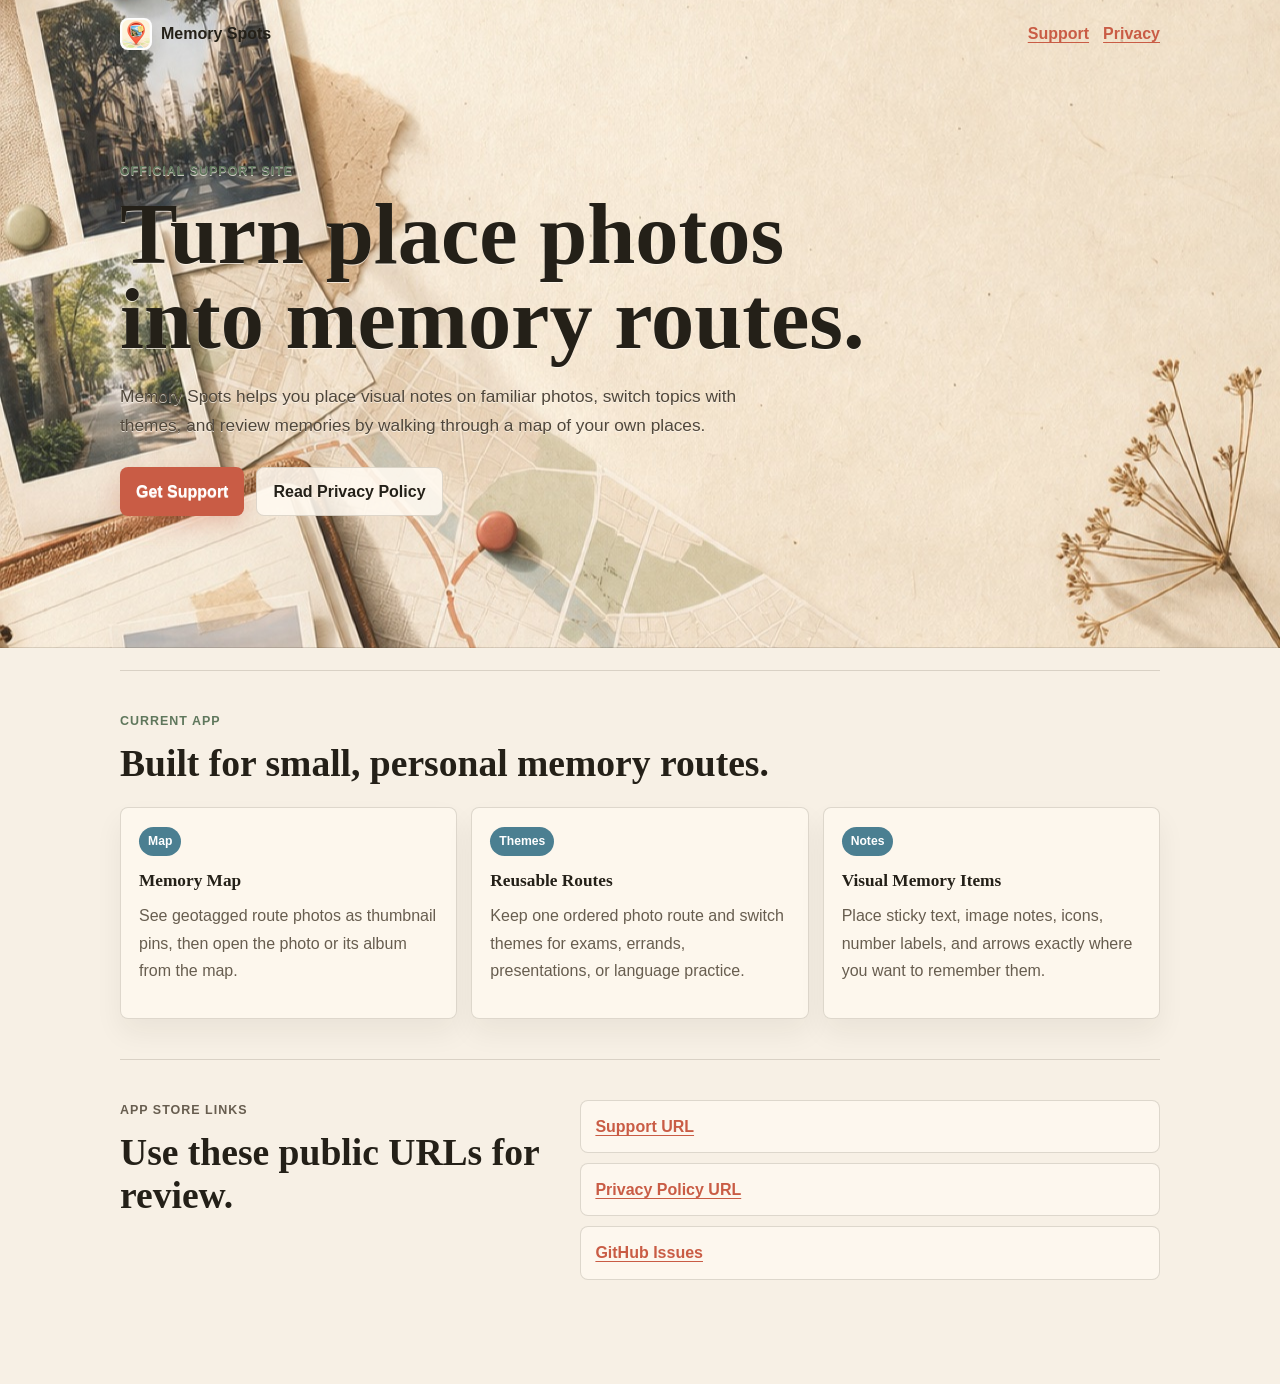
<file: docs/index.html>
<!doctype html>
<html lang="en">
<head>
  <meta charset="utf-8">
  <meta name="viewport" content="width=device-width, initial-scale=1">
  <title>Memory Spots Support</title>
  <meta name="description" content="Official support, privacy, and App Store information for Memory Spots.">
  <link rel="stylesheet" href="styles.css">
</head>
<body>
  <header class="hero">
    <nav class="topnav">
      <a class="brand" href="index.html">
        <img src="assets/memory-spots-icon.png" alt="" width="32" height="32">
        <span>Memory Spots</span>
      </a>
      <div>
        <a href="support.html">Support</a>
        <a href="privacy.html">Privacy</a>
      </div>
    </nav>

    <div class="hero-copy">
      <p class="eyebrow">Official Support Site</p>
      <h1>Turn place photos into memory routes.</h1>
      <p class="lead">Memory Spots helps you place visual notes on familiar photos, switch topics with themes, and review memories by walking through a map of your own places.</p>
      <div class="actions">
        <a class="button" href="support.html">Get Support</a>
        <a class="button secondary" href="privacy.html">Read Privacy Policy</a>
      </div>
    </div>
  </header>

  <main class="page">
    <section class="section">
      <div class="section-heading">
        <p class="eyebrow">Current App</p>
        <h2>Built for small, personal memory routes.</h2>
      </div>
      <div class="grid">
        <article>
          <span class="marker">Map</span>
          <h3>Memory Map</h3>
          <p>See geotagged route photos as thumbnail pins, then open the photo or its album from the map.</p>
        </article>
        <article>
          <span class="marker">Themes</span>
          <h3>Reusable Routes</h3>
          <p>Keep one ordered photo route and switch themes for exams, errands, presentations, or language practice.</p>
        </article>
        <article>
          <span class="marker">Notes</span>
          <h3>Visual Memory Items</h3>
          <p>Place sticky text, image notes, icons, number labels, and arrows exactly where you want to remember them.</p>
        </article>
      </div>
    </section>

    <section class="section split">
      <div>
        <p class="eyebrow">App Store Links</p>
        <h2>Use these public URLs for review.</h2>
      </div>
      <ul class="link-list">
        <li><a href="support.html">Support URL</a></li>
        <li><a href="privacy.html">Privacy Policy URL</a></li>
        <li><a href="https://github.com/Nfnat0/memory-spots/issues">GitHub Issues</a></li>
      </ul>
    </section>
  </main>
</body>
</html>
</file>
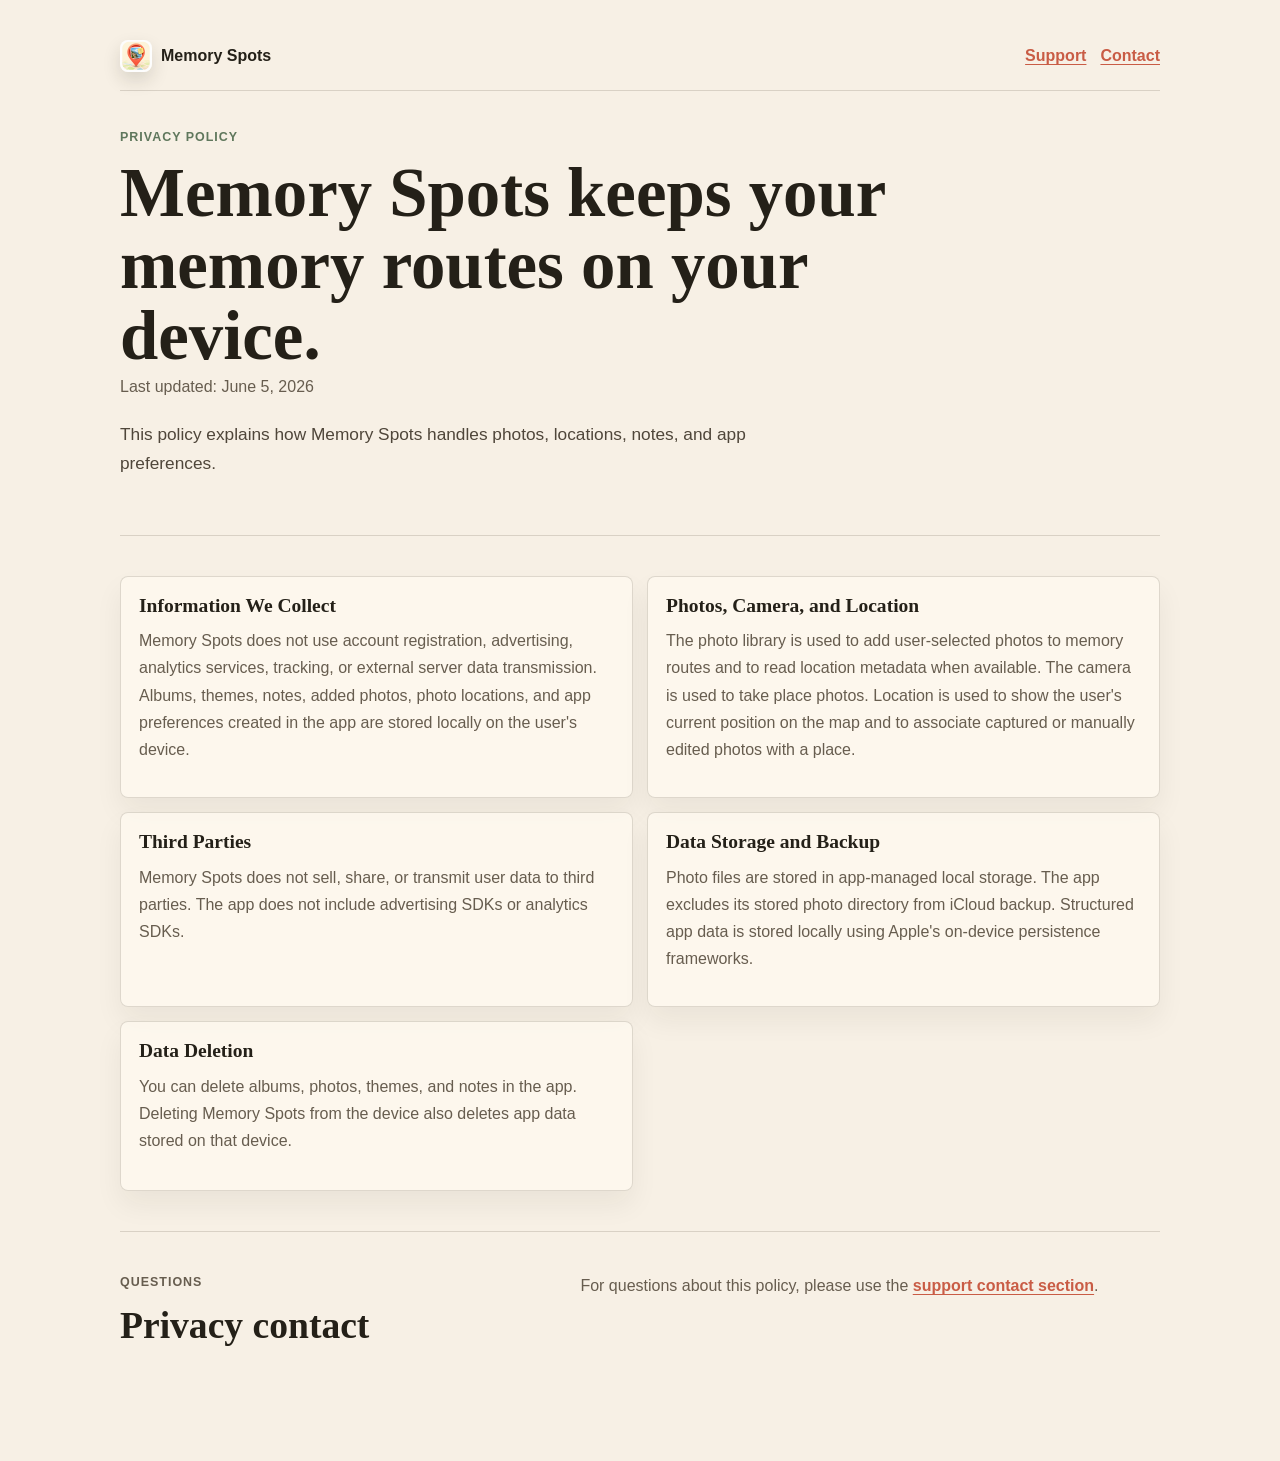
<file: docs/privacy.html>
<!doctype html>
<html lang="en">
<head>
  <meta charset="utf-8">
  <meta name="viewport" content="width=device-width, initial-scale=1">
  <title>Memory Spots Privacy Policy</title>
  <meta name="description" content="Privacy policy for Memory Spots.">
  <link rel="stylesheet" href="styles.css">
</head>
<body>
  <main class="page">
    <nav class="topnav inline">
      <a class="brand" href="index.html">
        <img src="assets/memory-spots-icon.png" alt="" width="32" height="32">
        <span>Memory Spots</span>
      </a>
      <div>
        <a href="support.html">Support</a>
        <a href="support.html#contact">Contact</a>
      </div>
    </nav>

    <section class="section intro">
      <p class="eyebrow">Privacy Policy</p>
      <h1>Memory Spots keeps your memory routes on your device.</h1>
      <p class="meta">Last updated: June 5, 2026</p>
      <p class="lead">This policy explains how Memory Spots handles photos, locations, notes, and app preferences.</p>
    </section>

    <section class="section help-list">
      <article>
        <h2>Information We Collect</h2>
        <p>Memory Spots does not use account registration, advertising, analytics services, tracking, or external server data transmission. Albums, themes, notes, added photos, photo locations, and app preferences created in the app are stored locally on the user's device.</p>
      </article>

      <article>
        <h2>Photos, Camera, and Location</h2>
        <p>The photo library is used to add user-selected photos to memory routes and to read location metadata when available. The camera is used to take place photos. Location is used to show the user's current position on the map and to associate captured or manually edited photos with a place.</p>
      </article>

      <article>
        <h2>Third Parties</h2>
        <p>Memory Spots does not sell, share, or transmit user data to third parties. The app does not include advertising SDKs or analytics SDKs.</p>
      </article>

      <article>
        <h2>Data Storage and Backup</h2>
        <p>Photo files are stored in app-managed local storage. The app excludes its stored photo directory from iCloud backup. Structured app data is stored locally using Apple's on-device persistence frameworks.</p>
      </article>

      <article>
        <h2>Data Deletion</h2>
        <p>You can delete albums, photos, themes, and notes in the app. Deleting Memory Spots from the device also deletes app data stored on that device.</p>
      </article>
    </section>

    <section class="section split">
      <div>
        <p class="eyebrow">Questions</p>
        <h2>Privacy contact</h2>
      </div>
      <p>For questions about this policy, please use the <a href="support.html#contact">support contact section</a>.</p>
    </section>
  </main>
</body>
</html>
</file>
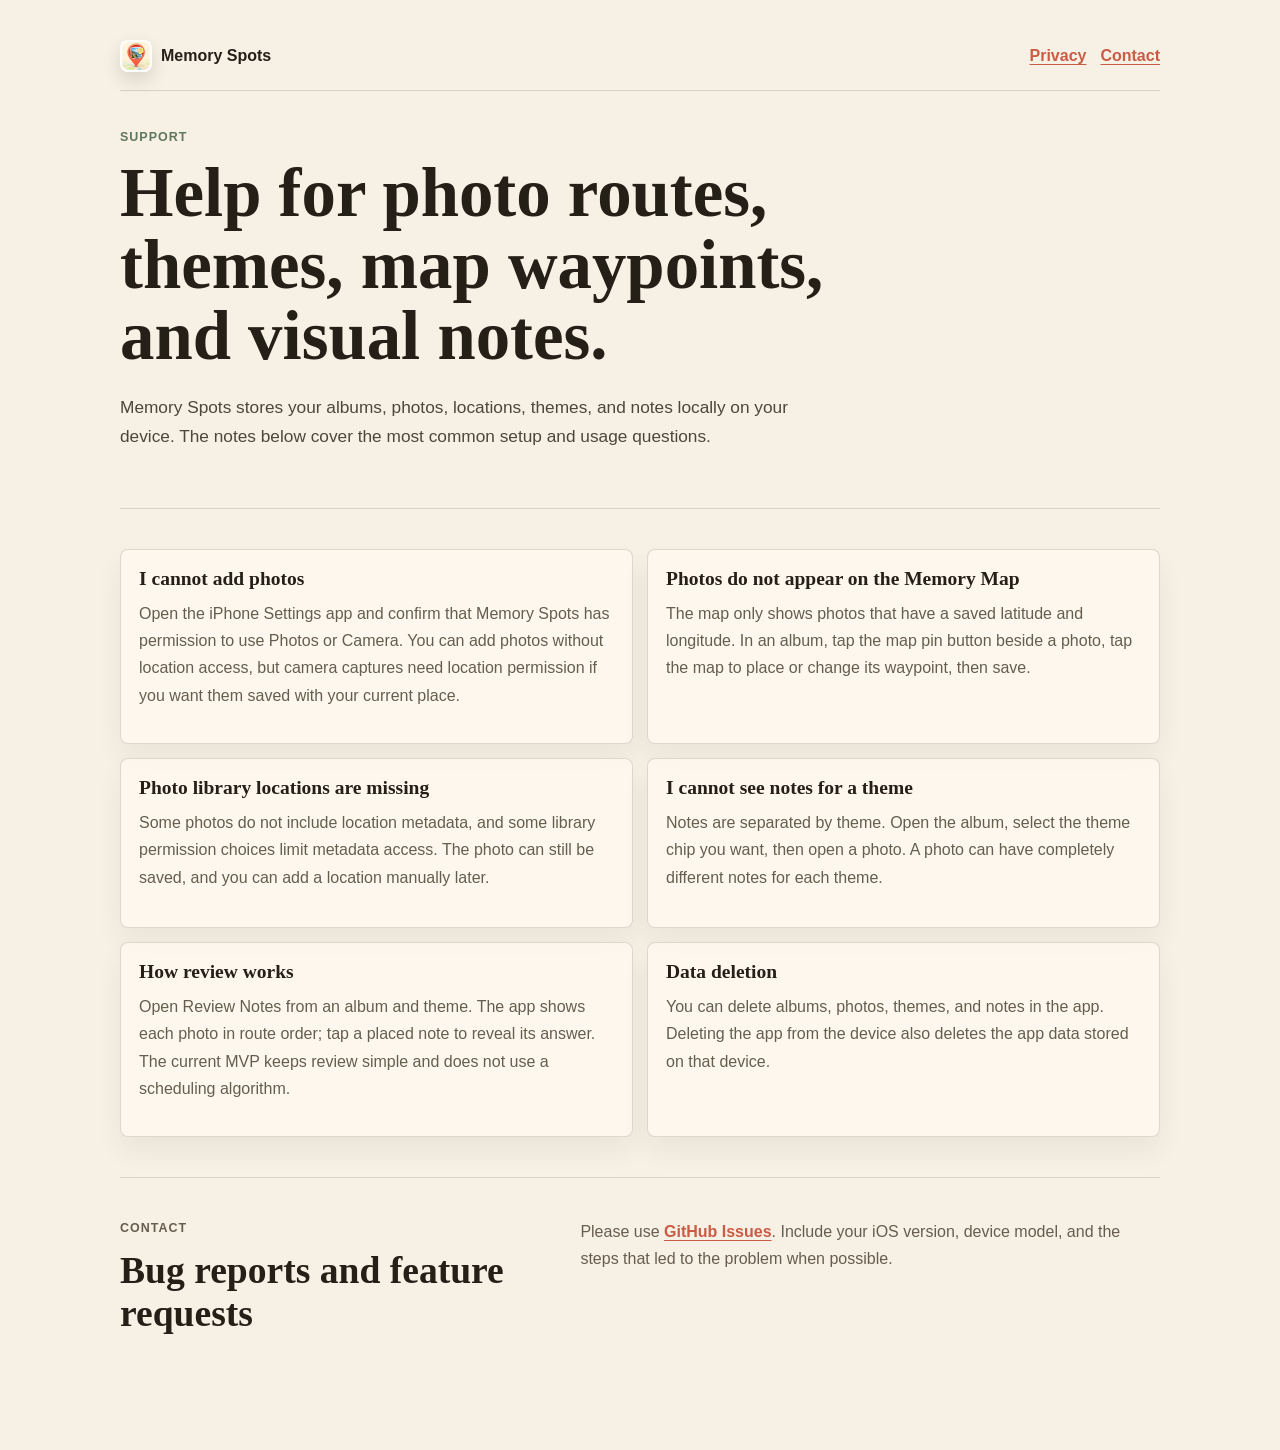
<file: docs/support.html>
<!doctype html>
<html lang="en">
<head>
  <meta charset="utf-8">
  <meta name="viewport" content="width=device-width, initial-scale=1">
  <title>Memory Spots Support</title>
  <meta name="description" content="Support information for Memory Spots.">
  <link rel="stylesheet" href="styles.css">
</head>
<body>
  <main class="page">
    <nav class="topnav inline">
      <a class="brand" href="index.html">
        <img src="assets/memory-spots-icon.png" alt="" width="32" height="32">
        <span>Memory Spots</span>
      </a>
      <div>
        <a href="privacy.html">Privacy</a>
        <a href="#contact">Contact</a>
      </div>
    </nav>

    <section class="section intro">
      <p class="eyebrow">Support</p>
      <h1>Help for photo routes, themes, map waypoints, and visual notes.</h1>
      <p class="lead">Memory Spots stores your albums, photos, locations, themes, and notes locally on your device. The notes below cover the most common setup and usage questions.</p>
    </section>

    <section class="section help-list">
      <article>
        <h2>I cannot add photos</h2>
        <p>Open the iPhone Settings app and confirm that Memory Spots has permission to use Photos or Camera. You can add photos without location access, but camera captures need location permission if you want them saved with your current place.</p>
      </article>

      <article>
        <h2>Photos do not appear on the Memory Map</h2>
        <p>The map only shows photos that have a saved latitude and longitude. In an album, tap the map pin button beside a photo, tap the map to place or change its waypoint, then save.</p>
      </article>

      <article>
        <h2>Photo library locations are missing</h2>
        <p>Some photos do not include location metadata, and some library permission choices limit metadata access. The photo can still be saved, and you can add a location manually later.</p>
      </article>

      <article>
        <h2>I cannot see notes for a theme</h2>
        <p>Notes are separated by theme. Open the album, select the theme chip you want, then open a photo. A photo can have completely different notes for each theme.</p>
      </article>

      <article>
        <h2>How review works</h2>
        <p>Open Review Notes from an album and theme. The app shows each photo in route order; tap a placed note to reveal its answer. The current MVP keeps review simple and does not use a scheduling algorithm.</p>
      </article>

      <article>
        <h2>Data deletion</h2>
        <p>You can delete albums, photos, themes, and notes in the app. Deleting the app from the device also deletes the app data stored on that device.</p>
      </article>
    </section>

    <section class="section split" id="contact">
      <div>
        <p class="eyebrow">Contact</p>
        <h2>Bug reports and feature requests</h2>
      </div>
      <p>Please use <a href="https://github.com/Nfnat0/memory-spots/issues">GitHub Issues</a>. Include your iOS version, device model, and the steps that led to the problem when possible.</p>
    </section>
  </main>
</body>
</html>
</file>
<file: docs/styles.css>
:root {
  color-scheme: light;
  --paper: #f7f0e5;
  --linen: #fffaf1;
  --ink: #242018;
  --muted: #675d4f;
  --sage: #5f775c;
  --coral: #c95c45;
  --lake: #4b7f91;
  --line: rgba(80, 68, 52, 0.18);
  --shadow: rgba(36, 32, 24, 0.14);
}

* {
  box-sizing: border-box;
}

html {
  background: var(--paper);
}

body {
  margin: 0;
  font-family: ui-serif, Georgia, "Hiragino Mincho ProN", "Yu Mincho", serif;
  line-height: 1.7;
  color: var(--ink);
  background: var(--paper);
}

a {
  color: var(--coral);
  font-weight: 700;
  text-decoration-thickness: 0.08em;
  text-underline-offset: 0.18em;
}

.page {
  width: min(1040px, calc(100% - 32px));
  margin: 0 auto;
  padding: 22px 0 64px;
}

.topnav {
  display: flex;
  align-items: center;
  justify-content: space-between;
  gap: 18px;
  width: min(1040px, calc(100% - 32px));
  margin: 0 auto;
  padding: 18px 0;
  font-family: ui-sans-serif, -apple-system, BlinkMacSystemFont, "Hiragino Sans", "Yu Gothic", "Segoe UI", sans-serif;
}

.topnav.inline {
  width: 100%;
}

.topnav div {
  display: flex;
  flex-wrap: wrap;
  justify-content: flex-end;
  gap: 14px;
}

.brand {
  display: inline-flex;
  align-items: center;
  gap: 9px;
  color: var(--ink);
  text-decoration: none;
}

.brand img {
  border-radius: 8px;
  box-shadow: 0 8px 18px var(--shadow);
}

.hero {
  min-height: 72vh;
  display: grid;
  grid-template-rows: auto 1fr;
  background-image: url("assets/memory-notebook-hero.jpg");
  background-position: center;
  background-size: cover;
  border-bottom: 1px solid var(--line);
}

.hero-copy {
  width: min(1040px, calc(100% - 32px));
  margin: 0 auto;
  align-self: center;
  padding: 36px 0 74px;
  text-shadow: 0 1px 0 rgba(255, 250, 241, 0.72);
}

.eyebrow {
  color: var(--sage);
  font-family: ui-sans-serif, -apple-system, BlinkMacSystemFont, "Hiragino Sans", "Yu Gothic", "Segoe UI", sans-serif;
  font-size: 0.78rem;
  font-weight: 850;
  letter-spacing: 0.08em;
  margin: 0 0 10px;
  text-transform: uppercase;
}

h1 {
  max-width: 780px;
  margin: 0;
  font-size: clamp(2.45rem, 7vw, 5.4rem);
  line-height: 0.98;
  letter-spacing: 0;
}

h2 {
  margin: 0 0 10px;
  font-size: clamp(1.45rem, 3vw, 2.35rem);
  line-height: 1.15;
  letter-spacing: 0;
}

h3 {
  margin: 10px 0 7px;
  font-size: 1.08rem;
}

p {
  margin: 0 0 16px;
}

.lead {
  max-width: 670px;
  margin-top: 20px;
  color: #4f463a;
  font-family: ui-sans-serif, -apple-system, BlinkMacSystemFont, "Hiragino Sans", "Yu Gothic", "Segoe UI", sans-serif;
  font-size: 1.08rem;
}

.meta {
  color: var(--muted);
  font-family: ui-sans-serif, -apple-system, BlinkMacSystemFont, "Hiragino Sans", "Yu Gothic", "Segoe UI", sans-serif;
}

.actions {
  display: flex;
  flex-wrap: wrap;
  gap: 12px;
  margin-top: 26px;
}

.button {
  display: inline-flex;
  align-items: center;
  min-height: 44px;
  padding: 10px 16px;
  border-radius: 8px;
  color: white;
  background: var(--coral);
  box-shadow: 0 10px 22px rgba(201, 92, 69, 0.26);
  font-family: ui-sans-serif, -apple-system, BlinkMacSystemFont, "Hiragino Sans", "Yu Gothic", "Segoe UI", sans-serif;
  text-decoration: none;
}

.button.secondary {
  color: var(--ink);
  background: rgba(255, 250, 241, 0.88);
  border: 1px solid var(--line);
  box-shadow: none;
}

.section {
  padding: 40px 0;
  border-top: 1px solid var(--line);
}

.intro {
  padding-top: 36px;
}

.intro h1 {
  max-width: 820px;
  font-size: clamp(2.2rem, 6vw, 4.3rem);
  line-height: 1.04;
}

.section-heading {
  max-width: 700px;
  margin-bottom: 22px;
}

.grid {
  display: grid;
  grid-template-columns: repeat(3, minmax(0, 1fr));
  gap: 14px;
}

article {
  min-height: 170px;
  padding: 18px;
  border: 1px solid var(--line);
  border-radius: 8px;
  background: rgba(255, 250, 241, 0.74);
  box-shadow: 0 14px 28px rgba(36, 32, 24, 0.06);
}

article p,
.split p {
  color: var(--muted);
  font-family: ui-sans-serif, -apple-system, BlinkMacSystemFont, "Hiragino Sans", "Yu Gothic", "Segoe UI", sans-serif;
}

.marker {
  display: inline-flex;
  align-items: center;
  min-height: 28px;
  padding: 4px 9px;
  border-radius: 999px;
  color: white;
  background: var(--lake);
  font-family: ui-sans-serif, -apple-system, BlinkMacSystemFont, "Hiragino Sans", "Yu Gothic", "Segoe UI", sans-serif;
  font-size: 0.76rem;
  font-weight: 800;
}

.split {
  display: grid;
  grid-template-columns: minmax(0, 0.85fr) minmax(0, 1.15fr);
  gap: 32px;
  align-items: start;
}

.link-list {
  display: grid;
  gap: 10px;
  margin: 0;
  padding: 0;
  list-style: none;
  font-family: ui-sans-serif, -apple-system, BlinkMacSystemFont, "Hiragino Sans", "Yu Gothic", "Segoe UI", sans-serif;
}

.link-list li {
  padding: 12px 14px;
  border: 1px solid var(--line);
  border-radius: 8px;
  background: rgba(255, 250, 241, 0.72);
}

.help-list {
  display: grid;
  grid-template-columns: repeat(2, minmax(0, 1fr));
  gap: 14px;
}

.help-list h2 {
  font-size: 1.22rem;
}

@media (max-width: 760px) {
  .hero {
    min-height: auto;
    background-position: 30% center;
  }

  .hero-copy {
    padding: 28px 0 44px;
  }

  .topnav {
    align-items: flex-start;
    gap: 12px;
  }

  .topnav div {
    gap: 12px;
  }

  .grid,
  .help-list,
  .split {
    grid-template-columns: 1fr;
  }

  h1 {
    font-size: clamp(2.05rem, 10.5vw, 3.35rem);
    line-height: 1.02;
  }

  .intro h1 {
    font-size: clamp(1.95rem, 9.5vw, 3rem);
  }
}
</file>
